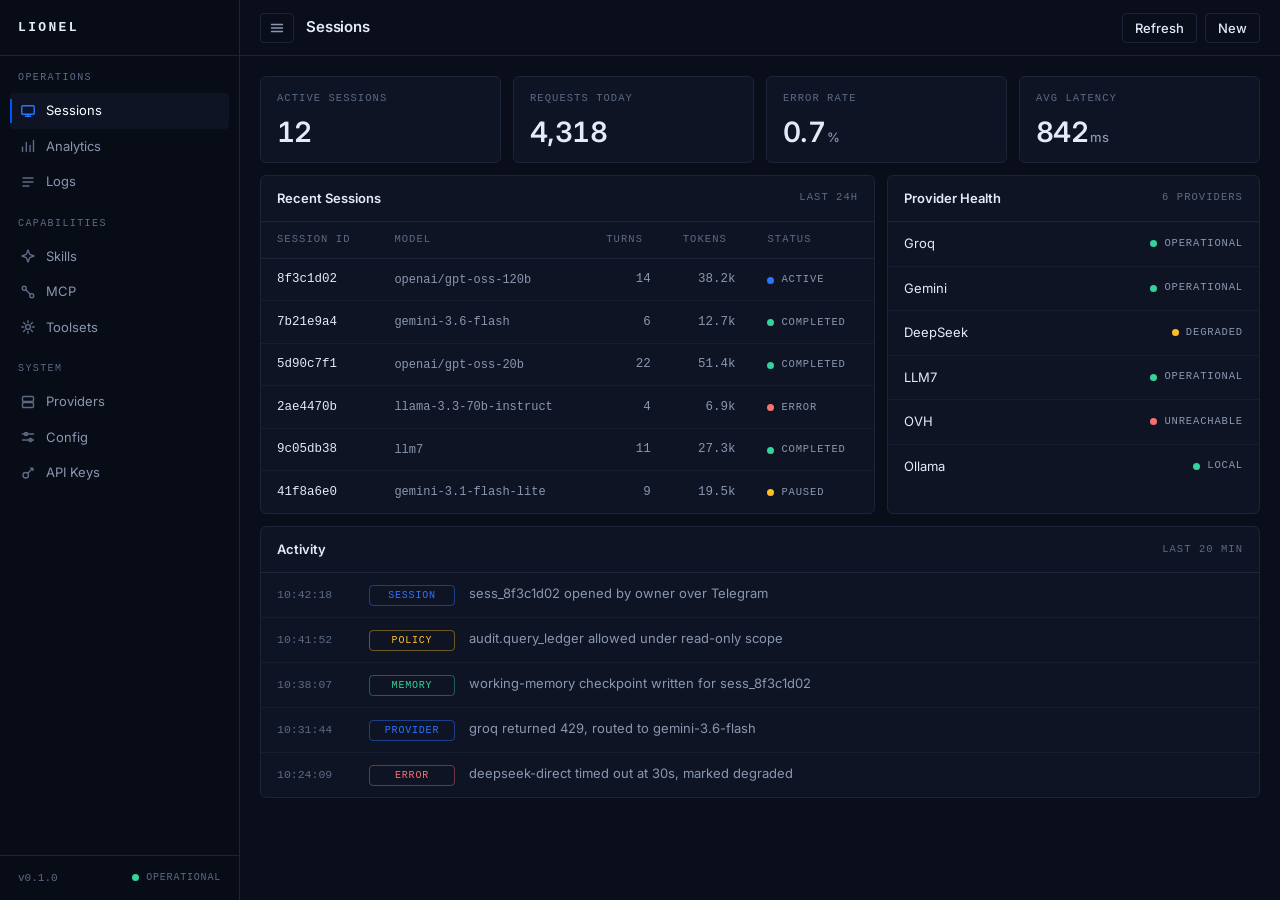
<file: web_preview/dashboard.html>
<!DOCTYPE html>
<html lang="en">
<head>
<meta charset="UTF-8">
<meta name="viewport" content="width=device-width, initial-scale=1">
<title>Lionel — Sessions</title>
<meta name="description" content="Lionel control surface: sessions, providers, toolsets, and audit activity.">
<link rel="preconnect" href="https://fonts.googleapis.com">
<link rel="preconnect" href="https://fonts.gstatic.com" crossorigin>
<link href="https://fonts.googleapis.com/css2?family=Inter:wght@400;500;600&display=swap" rel="stylesheet">
<style>
  :root {
    --bg: #0A0E1A;
    --sidebar-bg: #080C16;
    --panel: #0E1424;
    --panel-2: #121A2E;
    --border: #1B2438;
    --border-soft: #151D30;
    --text: #E4EBF7;
    --text-dim: #8A97B0;
    --text-faint: #5C6A85;
    --blue: #0053FD;
    --blue-bright: #2D74FF;
    --green: #34D399;
    --amber: #FBBF24;
    --red: #F87171;
    --sans: 'Inter', -apple-system, BlinkMacSystemFont, 'Segoe UI', Roboto, Helvetica, Arial, sans-serif;
    --mono: ui-monospace, SFMono-Regular, 'SF Mono', Menlo, Consolas, 'Liberation Mono', monospace;
    --r-sm: 4px;
    --r: 6px;
    --sidebar-w: 240px;
  }

  *, *::before, *::after { box-sizing: border-box; }
  html { -webkit-text-size-adjust: 100%; }

  body {
    margin: 0;
    background: var(--bg);
    color: var(--text);
    font-family: var(--sans);
    font-size: 14px;
    line-height: 1.5;
    -webkit-font-smoothing: antialiased;
  }

  h1, h2, h3, p { margin: 0; }
  ul { margin: 0; padding: 0; list-style: none; }

  .mono { font-family: var(--mono); }

  /* ---------- sidebar ---------- */

  .sidebar {
    position: fixed;
    top: 0;
    bottom: 0;
    left: 0;
    z-index: 40;
    display: flex;
    flex-direction: column;
    width: var(--sidebar-w);
    background: var(--sidebar-bg);
    border-right: 1px solid var(--border);
    transform: translateX(-100%);
    transition: transform 160ms ease;
  }

  .sidebar__brand {
    display: flex;
    align-items: center;
    height: 56px;
    padding: 0 18px;
    border-bottom: 1px solid var(--border);
  }

  .brand {
    font-family: var(--mono);
    font-size: 13px;
    font-weight: 600;
    letter-spacing: 0.18em;
    color: var(--text);
  }

  .nav {
    flex: 1 1 auto;
    overflow-y: auto;
    padding: 14px 10px;
  }

  .nav__group {
    margin: 16px 8px 8px;
    font-family: var(--mono);
    font-size: 10px;
    font-weight: 500;
    letter-spacing: 0.14em;
    text-transform: uppercase;
    color: var(--text-faint);
  }
  .nav__group:first-child { margin-top: 0; }

  .nav__item {
    position: relative;
    display: flex;
    align-items: center;
    gap: 10px;
    padding: 8px 10px;
    border-radius: var(--r-sm);
    color: var(--text-dim);
    font-size: 13px;
    text-decoration: none;
  }
  .nav__item:hover { background: var(--panel); color: var(--text); }

  .nav__item.is-active { background: var(--panel); color: #FFFFFF; }
  .nav__item.is-active::before {
    content: "";
    position: absolute;
    left: 0;
    top: 6px;
    bottom: 6px;
    width: 2px;
    background: var(--blue);
  }

  .nav__icon {
    flex: 0 0 auto;
    width: 16px;
    height: 16px;
    color: var(--text-faint);
  }
  .nav__item:hover .nav__icon { color: var(--text-dim); }
  .nav__item.is-active .nav__icon { color: var(--blue-bright); }

  .sidebar__foot {
    display: flex;
    align-items: center;
    justify-content: space-between;
    gap: 10px;
    padding: 14px 18px;
    border-top: 1px solid var(--border);
  }

  .foot__version {
    font-family: var(--mono);
    font-size: 11px;
    color: var(--text-faint);
  }

  .foot__status {
    display: inline-flex;
    align-items: center;
    gap: 7px;
    font-family: var(--mono);
    font-size: 10px;
    letter-spacing: 0.08em;
    text-transform: uppercase;
    color: var(--text-faint);
  }

  /* ---------- main shell ---------- */

  .main {
    min-height: 100vh;
    margin-left: 0;
    transition: margin-left 160ms ease;
  }

  .header {
    position: sticky;
    top: 0;
    z-index: 20;
    display: flex;
    align-items: center;
    gap: 12px;
    height: 56px;
    padding: 0 20px;
    background: var(--bg);
    border-bottom: 1px solid var(--border);
  }

  .header__title {
    font-size: 15px;
    font-weight: 600;
    letter-spacing: -0.01em;
  }

  .header__spacer { flex: 1 1 auto; }

  .header__actions {
    display: flex;
    align-items: center;
    gap: 8px;
  }

  .btn {
    display: inline-flex;
    align-items: center;
    justify-content: center;
    height: 30px;
    padding: 0 12px;
    border: 1px solid var(--border);
    border-radius: var(--r-sm);
    background: transparent;
    color: var(--text);
    font-family: var(--sans);
    font-size: 13px;
    font-weight: 500;
    cursor: pointer;
  }
  .btn:hover { border-color: var(--blue); color: #FFFFFF; }
  .btn:focus-visible { outline: 2px solid var(--blue); outline-offset: 1px; }

  .btn--icon {
    width: 34px;
    padding: 0;
    color: var(--text-dim);
  }
  .btn--icon svg { width: 16px; height: 16px; }

  /* ---------- dots and badges ---------- */

  .dot {
    flex: 0 0 auto;
    width: 7px;
    height: 7px;
    border-radius: 50%;
    background: var(--text-faint);
  }
  .dot--green { background: var(--green); }
  .dot--amber { background: var(--amber); }
  .dot--red { background: var(--red); }
  .dot--blue { background: var(--blue-bright); }

  /* ---------- content ---------- */

  .content { padding: 20px; }

  .stats {
    display: grid;
    grid-template-columns: repeat(4, minmax(0, 1fr));
    gap: 12px;
  }

  .stat {
    background: var(--panel);
    border: 1px solid var(--border);
    border-radius: var(--r);
    padding: 14px 16px;
  }

  .stat__label {
    font-family: var(--mono);
    font-size: 10.5px;
    letter-spacing: 0.1em;
    text-transform: uppercase;
    color: var(--text-faint);
  }

  .stat__value {
    margin-top: 10px;
    font-size: 28px;
    font-weight: 600;
    line-height: 1.1;
    letter-spacing: -0.02em;
    font-variant-numeric: tabular-nums;
  }

  .stat__unit {
    margin-left: 2px;
    font-size: 13px;
    font-weight: 500;
    color: var(--text-dim);
  }

  .grid {
    display: grid;
    grid-template-columns: minmax(0, 1.65fr) minmax(0, 1fr);
    gap: 12px;
    margin-top: 12px;
  }

  .stack { display: grid; gap: 12px; align-content: start; }

  .activity { margin-top: 12px; }

  /* ---------- panels ---------- */

  .panel {
    background: var(--panel);
    border: 1px solid var(--border);
    border-radius: var(--r);
  }

  .panel__head {
    display: flex;
    align-items: center;
    justify-content: space-between;
    gap: 12px;
    padding: 13px 16px;
    border-bottom: 1px solid var(--border);
  }

  .panel__title { font-size: 13px; font-weight: 600; }

  .panel__meta {
    font-family: var(--mono);
    font-size: 10.5px;
    letter-spacing: 0.1em;
    text-transform: uppercase;
    color: var(--text-faint);
  }

  /* ---------- table ---------- */

  .table-wrap { overflow-x: auto; }

  table {
    width: 100%;
    min-width: 560px;
    border-collapse: collapse;
    font-size: 13px;
  }

  th {
    padding: 10px 16px;
    border-bottom: 1px solid var(--border);
    font-family: var(--mono);
    font-size: 10.5px;
    font-weight: 500;
    letter-spacing: 0.1em;
    text-transform: uppercase;
    text-align: left;
    color: var(--text-faint);
    white-space: nowrap;
  }

  td {
    padding: 11px 16px;
    border-bottom: 1px solid var(--border-soft);
    color: var(--text);
    white-space: nowrap;
  }

  tbody tr:last-child td { border-bottom: 0; }
  tbody tr:hover { background: var(--panel-2); }

  .cell-id { font-family: var(--mono); font-size: 12.5px; color: var(--text); }
  .cell-model { font-family: var(--mono); font-size: 12px; color: var(--text-dim); }
  .cell-num {
    font-family: var(--mono);
    font-size: 12.5px;
    text-align: right;
    color: var(--text-dim);
    font-variant-numeric: tabular-nums;
  }

  .status {
    display: inline-flex;
    align-items: center;
    gap: 7px;
    font-family: var(--mono);
    font-size: 10.5px;
    letter-spacing: 0.08em;
    text-transform: uppercase;
    color: var(--text-dim);
  }

  /* ---------- provider health ---------- */

  .provider {
    display: flex;
    align-items: center;
    justify-content: space-between;
    gap: 12px;
    padding: 12px 16px;
    border-bottom: 1px solid var(--border-soft);
  }
  .provider:last-child { border-bottom: 0; }

  .provider__name { font-size: 13px; color: var(--text); }

  .provider__meta {
    display: inline-flex;
    align-items: center;
    gap: 7px;
    font-family: var(--mono);
    font-size: 10.5px;
    letter-spacing: 0.08em;
    text-transform: uppercase;
    color: var(--text-dim);
  }

  /* ---------- activity ---------- */

  .activity__row {
    display: grid;
    grid-template-columns: 78px 86px minmax(0, 1fr);
    gap: 14px;
    align-items: baseline;
    padding: 11px 16px;
    border-bottom: 1px solid var(--border-soft);
  }
  .activity__row:last-child { border-bottom: 0; }

  .activity__time {
    font-family: var(--mono);
    font-size: 11.5px;
    color: var(--text-faint);
  }

  .activity__text { font-size: 13px; color: var(--text-dim); }

  .badge {
    display: inline-block;
    padding: 2px 6px;
    border: 1px solid var(--border);
    border-radius: var(--r-sm);
    font-family: var(--mono);
    font-size: 10px;
    letter-spacing: 0.08em;
    text-transform: uppercase;
    text-align: center;
    color: var(--text-dim);
  }
  .badge--blue { border-color: rgba(45, 116, 255, 0.45); color: var(--blue-bright); }
  .badge--green { border-color: rgba(52, 211, 153, 0.4); color: var(--green); }
  .badge--amber { border-color: rgba(251, 191, 36, 0.4); color: var(--amber); }
  .badge--red { border-color: rgba(248, 113, 113, 0.4); color: var(--red); }

  /* ---------- responsive ---------- */

  @media (min-width: 1025px) {
    .sidebar { transform: none; }
    body.nav-collapsed .sidebar { transform: translateX(-100%); }
    .main { margin-left: var(--sidebar-w); }
    body.nav-collapsed .main { margin-left: 0; }
    .scrim { display: none; }
  }

  @media (max-width: 1024px) {
    body.nav-open .sidebar { transform: translateX(0); }
    body.nav-open .scrim { opacity: 1; pointer-events: auto; }
  }

  @media (max-width: 1180px) {
    .grid { grid-template-columns: minmax(0, 1fr); }
  }

  @media (max-width: 900px) {
    .stats { grid-template-columns: repeat(2, minmax(0, 1fr)); }
  }

  @media (max-width: 560px) {
    .content { padding: 14px; }
    .header { padding: 0 14px; }
    .stats { grid-template-columns: minmax(0, 1fr); }
    .stat__value { font-size: 24px; }
    .activity__row { grid-template-columns: 70px minmax(0, 1fr); gap: 10px; }
    .activity__text { grid-column: 2; }
  }
</style>
</head>
<body>
  <!-- ===================== SIDEBAR ===================== -->
  <aside class="sidebar" id="sidebar" aria-label="Primary">
    <div class="sidebar__brand">
      <span class="brand">LIONEL</span>
    </div>

    <nav class="nav" aria-label="Sections">
      <p class="nav__group">Operations</p>

      <a class="nav__item is-active" href="#sessions" aria-current="page">
        <svg class="nav__icon" viewBox="0 0 16 16" fill="none" stroke="currentColor" stroke-width="1.4" stroke-linecap="round" stroke-linejoin="round" aria-hidden="true"><rect x="1.75" y="2.75" width="12.5" height="8.5" rx="1"/><path d="M5.5 13.25h5M8 11.25v2"/></svg>
        Sessions
      </a>

      <a class="nav__item" href="#analytics">
        <svg class="nav__icon" viewBox="0 0 16 16" fill="none" stroke="currentColor" stroke-width="1.4" stroke-linecap="round" stroke-linejoin="round" aria-hidden="true"><path d="M2.5 13.5V9M6.3 13.5V4.5M10.1 13.5V7.5M13.5 13.5V2.5"/></svg>
        Analytics
      </a>

      <a class="nav__item" href="#logs">
        <svg class="nav__icon" viewBox="0 0 16 16" fill="none" stroke="currentColor" stroke-width="1.4" stroke-linecap="round" stroke-linejoin="round" aria-hidden="true"><path d="M3 4h10M3 8h10M3 12h6"/></svg>
        Logs
      </a>

      <p class="nav__group">Capabilities</p>

      <a class="nav__item" href="#skills">
        <svg class="nav__icon" viewBox="0 0 16 16" fill="none" stroke="currentColor" stroke-width="1.4" stroke-linecap="round" stroke-linejoin="round" aria-hidden="true"><path d="M8 2l1.7 4.3L14 8l-4.3 1.7L8 14l-1.7-4.3L2 8l4.3-1.7z"/></svg>
        Skills
      </a>

      <a class="nav__item" href="#mcp">
        <svg class="nav__icon" viewBox="0 0 16 16" fill="none" stroke="currentColor" stroke-width="1.4" stroke-linecap="round" stroke-linejoin="round" aria-hidden="true"><circle cx="4.25" cy="4.25" r="2"/><circle cx="11.75" cy="11.75" r="2"/><path d="M5.9 5.9l4.2 4.2"/></svg>
        MCP
      </a>

      <a class="nav__item" href="#toolsets">
        <svg class="nav__icon" viewBox="0 0 16 16" fill="none" stroke="currentColor" stroke-width="1.4" stroke-linecap="round" stroke-linejoin="round" aria-hidden="true"><circle cx="8" cy="8" r="2.4"/><path d="M8 1.75v1.9M8 12.35v1.9M1.75 8h1.9M12.35 8h1.9M3.6 3.6l1.35 1.35M11.05 11.05l1.35 1.35M12.4 3.6l-1.35 1.35M4.95 11.05L3.6 12.4"/></svg>
        Toolsets
      </a>

      <p class="nav__group">System</p>

      <a class="nav__item" href="#providers">
        <svg class="nav__icon" viewBox="0 0 16 16" fill="none" stroke="currentColor" stroke-width="1.4" stroke-linecap="round" stroke-linejoin="round" aria-hidden="true"><rect x="2.5" y="2.5" width="11" height="5" rx="1"/><rect x="2.5" y="8.5" width="11" height="5" rx="1"/></svg>
        Providers
      </a>

      <a class="nav__item" href="#config">
        <svg class="nav__icon" viewBox="0 0 16 16" fill="none" stroke="currentColor" stroke-width="1.4" stroke-linecap="round" stroke-linejoin="round" aria-hidden="true"><path d="M2.5 5h11M2.5 11h11"/><circle cx="6" cy="5" r="1.6"/><circle cx="10.5" cy="11" r="1.6"/></svg>
        Config
      </a>

      <a class="nav__item" href="#api-keys">
        <svg class="nav__icon" viewBox="0 0 16 16" fill="none" stroke="currentColor" stroke-width="1.4" stroke-linecap="round" stroke-linejoin="round" aria-hidden="true"><circle cx="5.75" cy="10.25" r="2.75"/><path d="M7.7 8.3l4.3-4.3M10.4 3.1h2.5v2.5"/></svg>
        API Keys
      </a>
    </nav>

    <div class="sidebar__foot">
      <span class="foot__version">v0.1.0</span>
      <span class="foot__status"><span class="dot dot--green"></span>Operational</span>
    </div>
  </aside>

  <div class="scrim" id="navScrim" aria-hidden="true"></div>
  <!-- ===================== MAIN ===================== -->
  <div class="main">
    <header class="header">
      <button class="btn btn--icon" id="navToggle" type="button" aria-controls="sidebar" aria-expanded="false" aria-label="Toggle navigation">
        <svg viewBox="0 0 16 16" fill="none" stroke="currentColor" stroke-width="1.4" stroke-linecap="round" aria-hidden="true"><path d="M2.5 4.5h11M2.5 8h11M2.5 11.5h11"/></svg>
      </button>

      <h1 class="header__title">Sessions</h1>

      <div class="header__spacer"></div>

      <div class="header__actions">
        <button class="btn" type="button">Refresh</button>
        <button class="btn" type="button">New</button>
      </div>
    </header>

    <div class="content">
      <!-- status cards -->
      <section class="stats" aria-label="Status summary">
        <article class="stat">
          <p class="stat__label">Active Sessions</p>
          <p class="stat__value">12</p>
        </article>

        <article class="stat">
          <p class="stat__label">Requests Today</p>
          <p class="stat__value">4,318</p>
        </article>

        <article class="stat">
          <p class="stat__label">Error Rate</p>
          <p class="stat__value">0.7<span class="stat__unit">%</span></p>
        </article>

        <article class="stat">
          <p class="stat__label">Avg Latency</p>
          <p class="stat__value">842<span class="stat__unit">ms</span></p>
        </article>
      </section>

      <div class="grid">
        <!-- Recent sessions -->
        <section class="panel" aria-label="Recent sessions">
          <div class="panel__head">
            <p class="panel__title">Recent Sessions</p>
            <p class="panel__meta">last 24h</p>
          </div>
          <div class="table-wrap">
            <table>
              <thead>
                <tr>
                  <th scope="col">Session ID</th>
                  <th scope="col">Model</th>
                  <th scope="col">Turns</th>
                  <th scope="col">Tokens</th>
                  <th scope="col">Status</th>
                </tr>
              </thead>
              <tbody>
                <tr>
                  <td class="cell-id">8f3c1d02</td>
                  <td class="cell-model">openai/gpt-oss-120b</td>
                  <td class="cell-num">14</td>
                  <td class="cell-num">38.2k</td>
                  <td><span class="status"><span class="dot dot--blue"></span>Active</span></td>
                </tr>
                <tr>
                  <td class="cell-id">7b21e9a4</td>
                  <td class="cell-model">gemini-3.6-flash</td>
                  <td class="cell-num">6</td>
                  <td class="cell-num">12.7k</td>
                  <td><span class="status"><span class="dot dot--green"></span>Completed</span></td>
                </tr>
                <tr>
                  <td class="cell-id">5d90c7f1</td>
                  <td class="cell-model">openai/gpt-oss-20b</td>
                  <td class="cell-num">22</td>
                  <td class="cell-num">51.4k</td>
                  <td><span class="status"><span class="dot dot--green"></span>Completed</span></td>
                </tr>
                <tr>
                  <td class="cell-id">2ae4470b</td>
                  <td class="cell-model">llama-3.3-70b-instruct</td>
                  <td class="cell-num">4</td>
                  <td class="cell-num">6.9k</td>
                  <td><span class="status"><span class="dot dot--red"></span>Error</span></td>
                </tr>
                <tr>
                  <td class="cell-id">9c05db38</td>
                  <td class="cell-model">llm7</td>
                  <td class="cell-num">11</td>
                  <td class="cell-num">27.3k</td>
                  <td><span class="status"><span class="dot dot--green"></span>Completed</span></td>
                </tr>
                <tr>
                  <td class="cell-id">41f8a6e0</td>
                  <td class="cell-model">gemini-3.1-flash-lite</td>
                  <td class="cell-num">9</td>
                  <td class="cell-num">19.5k</td>
                  <td><span class="status"><span class="dot dot--amber"></span>Paused</span></td>
                </tr>
              </tbody>
            </table>
          </div>
        </section>

        <!-- Provider health -->
        <section class="panel" aria-label="Provider health">
          <div class="panel__head">
            <p class="panel__title">Provider Health</p>
            <p class="panel__meta">6 providers</p>
          </div>

          <div>
            <div class="provider">
              <span class="provider__name">Groq</span>
              <span class="provider__meta"><span class="dot dot--green"></span>Operational</span>
            </div>
            <div class="provider">
              <span class="provider__name">Gemini</span>
              <span class="provider__meta"><span class="dot dot--green"></span>Operational</span>
            </div>
            <div class="provider">
              <span class="provider__name">DeepSeek</span>
              <span class="provider__meta"><span class="dot dot--amber"></span>Degraded</span>
            </div>
            <div class="provider">
              <span class="provider__name">LLM7</span>
              <span class="provider__meta"><span class="dot dot--green"></span>Operational</span>
            </div>
            <div class="provider">
              <span class="provider__name">OVH</span>
              <span class="provider__meta"><span class="dot dot--red"></span>Unreachable</span>
            </div>
            <div class="provider">
              <span class="provider__name">Ollama</span>
              <span class="provider__meta"><span class="dot dot--green"></span>Local</span>
            </div>
          </div>
        </section>
      </div>

      <!-- Activity -->
      <section class="panel activity" aria-label="Activity">
        <div class="panel__head">
          <p class="panel__title">Activity</p>
          <p class="panel__meta">last 20 min</p>
        </div>

        <div class="activity__row">
          <span class="activity__time">10:42:18</span>
          <span class="badge badge--blue">Session</span>
          <span class="activity__text">sess_8f3c1d02 opened by owner over Telegram</span>
        </div>
        <div class="activity__row">
          <span class="activity__time">10:41:52</span>
          <span class="badge badge--amber">Policy</span>
          <span class="activity__text">audit.query_ledger allowed under read-only scope</span>
        </div>
        <div class="activity__row">
          <span class="activity__time">10:38:07</span>
          <span class="badge badge--green">Memory</span>
          <span class="activity__text">working-memory checkpoint written for sess_8f3c1d02</span>
        </div>
        <div class="activity__row">
          <span class="activity__time">10:31:44</span>
          <span class="badge badge--blue">Provider</span>
          <span class="activity__text">groq returned 429, routed to gemini-3.6-flash</span>
        </div>
        <div class="activity__row">
          <span class="activity__time">10:24:09</span>
          <span class="badge badge--red">Error</span>
          <span class="activity__text">deepseek-direct timed out at 30s, marked degraded</span>
        </div>
      </section>
    </div>
  </div>

  <script>
    (function () {
      var body = document.body;
      var sidebar = document.getElementById('sidebar');
      var toggle = document.getElementById('navToggle');
      var scrim = document.getElementById('navScrim');
      var mq = window.matchMedia('(max-width: 1024px)');

      function syncState() {
        var open;
        if (mq.matches) {
          open = body.classList.contains('nav-open');
          sidebar.setAttribute('aria-hidden', open ? 'false' : 'true');
        } else {
          open = !body.classList.contains('nav-collapsed');
          sidebar.removeAttribute('aria-hidden');
        }
        toggle.setAttribute('aria-expanded', open ? 'true' : 'false');
      }

      function closeMobileNav() {
        if (body.classList.contains('nav-open')) {
          body.classList.remove('nav-open');
          syncState();
        }
      }

      toggle.addEventListener('click', function () {
        if (mq.matches) {
          body.classList.toggle('nav-open');
        } else {
          body.classList.toggle('nav-collapsed');
        }
        syncState();
      });

      scrim.addEventListener('click', closeMobileNav);

      document.addEventListener('keydown', function (event) {
        if (event.key === 'Escape') {
          closeMobileNav();
        }
      });

      var links = document.querySelectorAll('.nav__item');
      for (var i = 0; i < links.length; i++) {
        links[i].addEventListener('click', closeMobileNav);
      }

      function onBreakpointChange(event) {
        if (!event.matches) {
          body.classList.remove('nav-open');
        }
        syncState();
      }

      if (mq.addEventListener) {
        mq.addEventListener('change', onBreakpointChange);
      } else if (mq.addListener) {
        mq.addListener(onBreakpointChange);
      }

      syncState();
    })();
  </script>
</body>
</html>
</file>
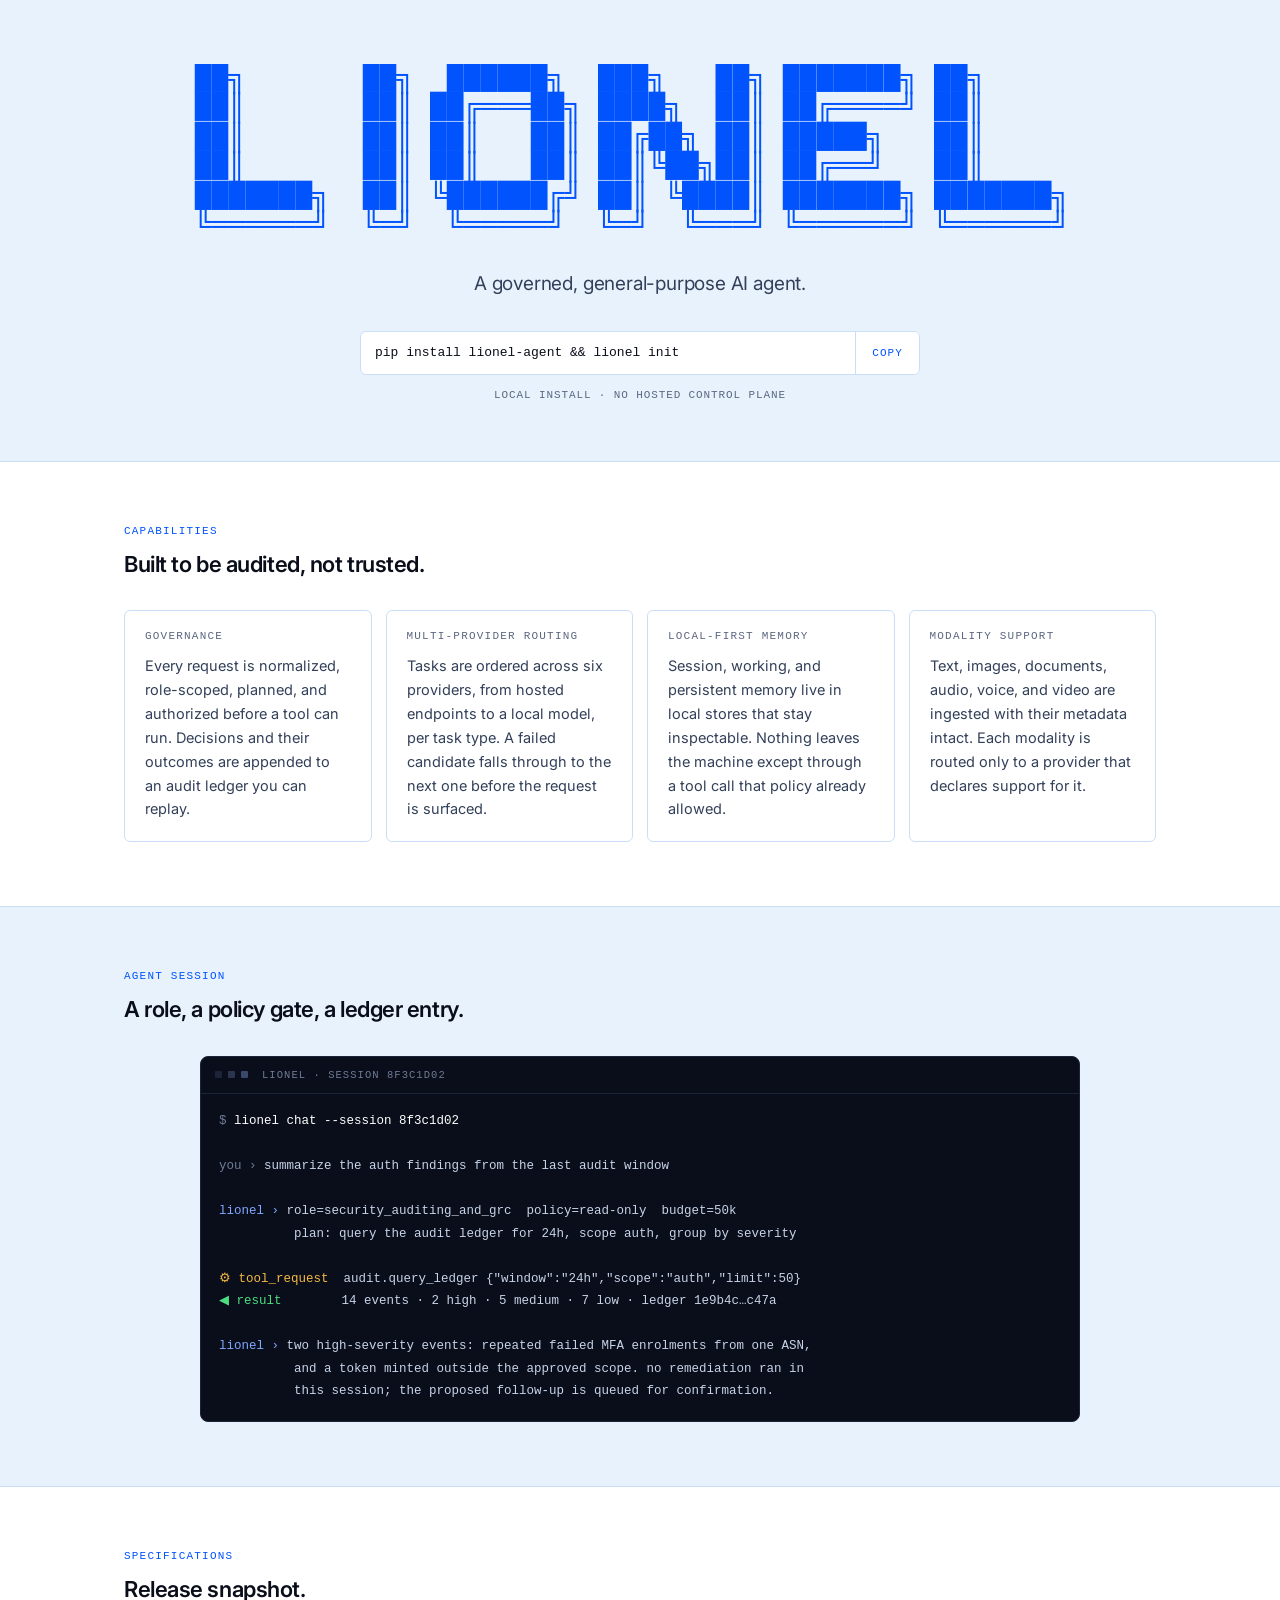
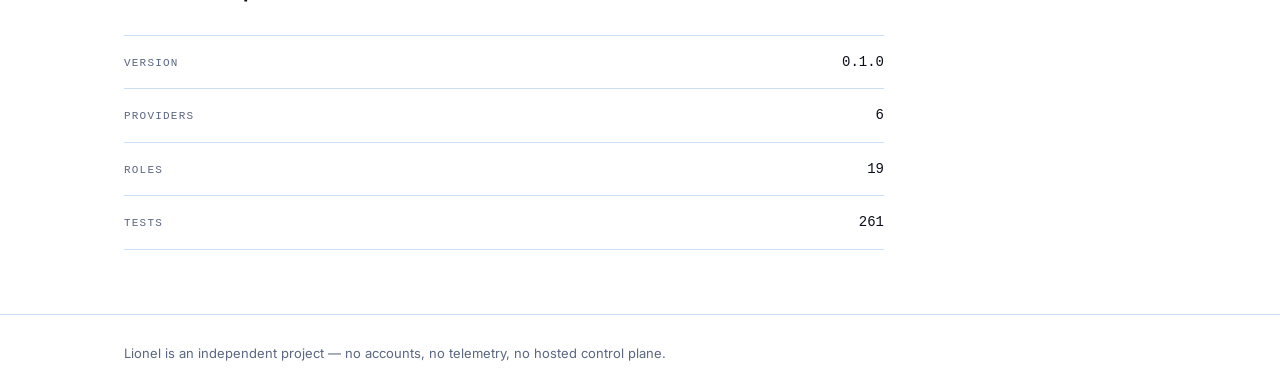
<file: web_preview/landing.html>
<!DOCTYPE html>
<html lang="en">
<head>
<meta charset="UTF-8">
<meta name="viewport" content="width=device-width, initial-scale=1">
<title>Lionel — a governed, general-purpose AI agent</title>
<meta name="description" content="Lionel is a governed, general-purpose AI agent: deterministic roles, policy-gated tools, multi-provider routing, local-first memory.">
<link rel="preconnect" href="https://fonts.googleapis.com">
<link rel="preconnect" href="https://fonts.gstatic.com" crossorigin>
<link href="https://fonts.googleapis.com/css2?family=Inter:wght@400;500;600;700&display=swap" rel="stylesheet">
<style>
  :root {
    --blue: #0053FD;
    --blue-dark: #0040C6;
    --tint: #E8F2FD;
    --tint-2: #D8E8FB;
    --ink: #0A0E1A;
    --ink-soft: #33405A;
    --muted: #5B6780;
    --line: #CADFF6;
    --line-soft: #E2EDFB;
    --surface: #FFFFFF;
    --term-bg: #0A0E1A;
    --term-line: #1B2438;
    --term-text: #C7D3E8;
    --term-dim: #6E7C96;
    --term-green: #4ADE80;
    --term-blue: #7FA8FF;
    --term-amber: #F5B942;
    --sans: 'Inter', -apple-system, BlinkMacSystemFont, 'Segoe UI', Roboto, Helvetica, Arial, sans-serif;
    --mono: ui-monospace, SFMono-Regular, 'SF Mono', Menlo, Consolas, 'Liberation Mono', monospace;
    --r-sm: 4px;
    --r: 6px;
    --r-lg: 8px;
  }

  *, *::before, *::after { box-sizing: border-box; }
  html { -webkit-text-size-adjust: 100%; }

  body {
    margin: 0;
    background: var(--surface);
    color: var(--ink);
    font-family: var(--sans);
    font-size: 16px;
    line-height: 1.6;
    -webkit-font-smoothing: antialiased;
  }

  h1, h2, h3, p, figure { margin: 0; }
  a { color: var(--blue); text-decoration: none; }
  a:hover { text-decoration: underline; }

  .wrap { width: 100%; max-width: 1080px; margin: 0 auto; padding: 0 24px; }

  .label {
    font-family: var(--mono);
    font-size: 11px;
    line-height: 1;
    letter-spacing: 0.11em;
    text-transform: uppercase;
    color: var(--muted);
  }
  .label--blue { color: var(--blue); }

  /* ---------- hero ---------- */

  .hero {
    background: var(--tint);
    border-bottom: 1px solid var(--line);
    padding: 64px 0 56px;
    text-align: center;
  }

  .hero__art { overflow-x: auto; }

  .ascii {
    display: inline-block;
    margin: 0;
    color: var(--blue);
    font-family: var(--mono);
    font-weight: 500;
    font-size: min(28px, calc((100vw - 40px) / 32));
    line-height: 1.05;
    letter-spacing: 0;
    white-space: pre;
    text-align: left;
  }

  .tagline {
    margin: 28px auto 0;
    max-width: 520px;
    font-size: 19px;
    letter-spacing: -0.01em;
    color: var(--ink-soft);
  }

  /* ---------- install widget ---------- */

  .install {
    display: flex;
    justify-content: center;
    margin-top: 32px;
  }

  .install__box {
    display: flex;
    align-items: stretch;
    width: 100%;
    max-width: 560px;
    background: var(--surface);
    border: 1px solid var(--line);
    border-radius: var(--r);
    overflow: hidden;
  }

  .install__cmd {
    flex: 1 1 auto;
    margin: 0;
    padding: 12px 14px;
    font-family: var(--mono);
    font-size: 13px;
    line-height: 1.4;
    color: var(--ink);
    text-align: left;
    white-space: nowrap;
    overflow-x: auto;
    background: transparent;
  }

  .copy {
    flex: 0 0 auto;
    padding: 0 16px;
    border: 0;
    border-left: 1px solid var(--line);
    border-radius: 0;
    background: var(--surface);
    color: var(--blue);
    font-family: var(--mono);
    font-size: 11px;
    letter-spacing: 0.1em;
    text-transform: uppercase;
    cursor: pointer;
  }
  .copy:hover { background: var(--tint); }
  .copy:focus-visible { outline: 2px solid var(--blue); outline-offset: -2px; }
  .copy.is-copied { background: #E6F7EE; color: #146C43; }

  .install__note {
    margin-top: 12px;
    font-family: var(--mono);
    font-size: 11px;
    letter-spacing: 0.08em;
    text-transform: uppercase;
    color: var(--muted);
  }

  /* ---------- sections ---------- */

  .section { padding: 64px 0; }

  .section--tint {
    background: var(--tint);
    border-top: 1px solid var(--line);
    border-bottom: 1px solid var(--line);
  }

  .section__head { margin-bottom: 28px; }

  .section__title {
    margin-top: 10px;
    font-size: 22px;
    font-weight: 600;
    letter-spacing: -0.02em;
  }

  /* ---------- feature cards ---------- */

  .cards {
    display: grid;
    grid-template-columns: repeat(4, minmax(0, 1fr));
    gap: 14px;
  }

  .card {
    background: var(--surface);
    border: 1px solid var(--line);
    border-radius: var(--r);
    padding: 20px;
  }

  .card__label { margin-bottom: 12px; }

  .card__text {
    font-size: 14.5px;
    line-height: 1.65;
    color: var(--ink-soft);
  }

  /* ---------- terminal demo ---------- */

  .terminal { max-width: 880px; margin: 0 auto; }

  .term {
    background: var(--term-bg);
    border: 1px solid var(--term-line);
    border-radius: var(--r-lg);
    overflow: hidden;
  }

  .term__bar {
    display: flex;
    align-items: center;
    gap: 6px;
    padding: 10px 14px;
    border-bottom: 1px solid var(--term-line);
  }

  .term__dot {
    width: 7px;
    height: 7px;
    border-radius: 1px;
    background: var(--term-line);
  }
  .term__dot + .term__dot { background: #2A3550; }
  .term__dot + .term__dot + .term__dot { background: #3A486A; }

  .term__title {
    margin-left: 8px;
    font-family: var(--mono);
    font-size: 10.5px;
    letter-spacing: 0.1em;
    text-transform: uppercase;
    color: var(--term-dim);
  }

  .term__body {
    margin: 0;
    padding: 16px 18px 18px;
    font-family: var(--mono);
    font-size: 12.5px;
    line-height: 1.8;
    color: var(--term-text);
    white-space: pre;
    overflow-x: auto;
  }

  .t-dim { color: var(--term-dim); }
  .t-blue { color: var(--term-blue); }
  .t-green { color: var(--term-green); }
  .t-amber { color: var(--term-amber); }
  .t-strong { color: #FFFFFF; }

  /* ---------- specs ---------- */

  .specs { max-width: 760px; border-top: 1px solid var(--line); }

  .specs__row {
    display: grid;
    grid-template-columns: 1fr auto;
    gap: 16px;
    align-items: baseline;
    padding: 15px 0;
    border-bottom: 1px solid var(--line);
  }

  .specs__value {
    font-family: var(--mono);
    font-size: 14px;
    color: var(--ink);
  }

  /* ---------- footer ---------- */

  .footer {
    border-top: 1px solid var(--line);
    padding: 28px 0;
  }

  .footer p { font-size: 13px; color: var(--muted); }

  /* ---------- responsive ---------- */

  @media (max-width: 1024px) {
    .cards { grid-template-columns: repeat(2, minmax(0, 1fr)); }
  }

  @media (max-width: 768px) {
    .wrap { padding: 0 18px; }
    .hero { padding: 40px 0 36px; }
    .tagline { margin-top: 20px; font-size: 17px; }
    .install { margin-top: 24px; }
    .section { padding: 44px 0; }
    .cards { grid-template-columns: 1fr; }
    .specs__row { grid-template-columns: 1fr; gap: 4px; }
    .term__body { font-size: 11.5px; }
    .copy { padding: 0 12px; }
  }
</style>
</head>
<body>
  <!-- ===================== HERO ===================== -->
  <header class="hero">
    <div class="wrap">
      <div class="hero__art">
<pre class="ascii">██╗       ██╗  ██████╗  ███╗   ██╗ ███████╗ ██╗      
██║       ██║ ██╔═══██╗ ████╗  ██║ ██╔════╝ ██║      
██║       ██║ ██║   ██║ ██╔██╗ ██║ █████╗   ██║      
██║       ██║ ██║   ██║ ██║╚██╗██║ ██╔══╝   ██║      
███████╗  ██║ ╚██████╔╝ ██║ ╚████║ ███████╗ ███████╗ 
╚══════╝  ╚═╝  ╚═════╝  ╚═╝  ╚═══╝ ╚══════╝ ╚══════╝ </pre>
      </div>

      <p class="tagline">A governed, general-purpose AI agent.</p>

      <!-- install widget -->
      <div class="install">
        <div class="install__box">
          <code class="install__cmd" id="installCmd">pip install lionel-agent &amp;&amp; lionel init</code>
          <button class="copy" id="copyBtn" type="button" aria-label="Copy the install command">Copy</button>
        </div>
      </div>
      <p class="install__note" id="copyStatus" aria-live="polite">Local install · no hosted control plane</p>
    </div>
  </header>
  <!-- ===================== FEATURE CARDS ===================== -->
  <section class="section">
    <div class="wrap">
      <div class="section__head">
        <p class="label label--blue">Capabilities</p>
        <h2 class="section__title">Built to be audited, not trusted.</h2>
      </div>

      <div class="cards">
        <article class="card">
          <p class="label card__label">Governance</p>
          <p class="card__text">Every request is normalized, role-scoped, planned, and authorized before a tool can run. Decisions and their outcomes are appended to an audit ledger you can replay.</p>
        </article>

        <article class="card">
          <p class="label card__label">Multi-provider routing</p>
          <p class="card__text">Tasks are ordered across six providers, from hosted endpoints to a local model, per task type. A failed candidate falls through to the next one before the request is surfaced.</p>
        </article>

        <article class="card">
          <p class="label card__label">Local-first memory</p>
          <p class="card__text">Session, working, and persistent memory live in local stores that stay inspectable. Nothing leaves the machine except through a tool call that policy already allowed.</p>
        </article>

        <article class="card">
          <p class="label card__label">Modality support</p>
          <p class="card__text">Text, images, documents, audio, voice, and video are ingested with their metadata intact. Each modality is routed only to a provider that declares support for it.</p>
        </article>
      </div>
    </div>
  </section>
  <!-- ===================== TERMINAL DEMO ===================== -->
  <section class="section section--tint">
    <div class="wrap">
      <div class="section__head">
        <p class="label label--blue">Agent session</p>
        <h2 class="section__title">A role, a policy gate, a ledger entry.</h2>
      </div>

      <div class="terminal">
        <div class="term">
          <div class="term__bar">
            <span class="term__dot"></span><span class="term__dot"></span><span class="term__dot"></span>
            <span class="term__title">lionel · session 8f3c1d02</span>
          </div>
<pre class="term__body"><span class="t-dim">$</span> <span class="t-strong">lionel chat --session 8f3c1d02</span>

<span class="t-dim">you ›</span> summarize the auth findings from the last audit window

<span class="t-blue">lionel ›</span> role=security_auditing_and_grc  policy=read-only  budget=50k
          plan: query the audit ledger for 24h, scope auth, group by severity

<span class="t-amber">⚙ tool_request</span>  audit.query_ledger {"window":"24h","scope":"auth","limit":50}
<span class="t-green">◀ result</span>        14 events · 2 high · 5 medium · 7 low · ledger 1e9b4c…c47a

<span class="t-blue">lionel ›</span> two high-severity events: repeated failed MFA enrolments from one ASN,
          and a token minted outside the approved scope. no remediation ran in
          this session; the proposed follow-up is queued for confirmation.</pre>
        </div>
      </div>
    </div>
  </section>
  <!-- ===================== SPECS ===================== -->
  <section class="section">
    <div class="wrap">
      <div class="section__head">
        <p class="label label--blue">Specifications</p>
        <h2 class="section__title">Release snapshot.</h2>
      </div>

      <div class="specs">
        <div class="specs__row">
          <span class="label">Version</span>
          <span class="specs__value">0.1.0</span>
        </div>
        <div class="specs__row">
          <span class="label">Providers</span>
          <span class="specs__value">6</span>
        </div>
        <div class="specs__row">
          <span class="label">Roles</span>
          <span class="specs__value">19</span>
        </div>
        <div class="specs__row">
          <span class="label">Tests</span>
          <span class="specs__value">261</span>
        </div>
      </div>
    </div>
  </section>

  <!-- ===================== FOOTER ===================== -->
  <footer class="footer">
    <div class="wrap">
      <p>Lionel is an independent project — no accounts, no telemetry, no hosted control plane.</p>
    </div>
  </footer>

  <script>
    (function () {
      var cmd = document.getElementById('installCmd');
      var btn = document.getElementById('copyBtn');
      var status = document.getElementById('copyStatus');
      var note = status.textContent;
      var resetTimer = null;

      function fallbackCopy(text) {
        var area = document.createElement('textarea');
        var ok = false;
        area.value = text;
        area.setAttribute('readonly', 'readonly');
        area.style.position = 'fixed';
        area.style.top = '-1000px';
        document.body.appendChild(area);
        area.select();
        try {
          ok = document.execCommand('copy');
        } catch (err) {
          ok = false;
        }
        document.body.removeChild(area);
        return ok;
      }

      function flash() {
        btn.textContent = 'Copied';
        btn.classList.add('is-copied');
        status.textContent = 'Install command copied to clipboard';
        if (resetTimer) {
          window.clearTimeout(resetTimer);
        }
        resetTimer = window.setTimeout(function () {
          btn.textContent = 'Copy';
          btn.classList.remove('is-copied');
          status.textContent = note;
        }, 1800);
      }

      btn.addEventListener('click', function () {
        var text = cmd.textContent.trim();
        if (navigator.clipboard && navigator.clipboard.writeText) {
          navigator.clipboard.writeText(text).then(flash, function () {
            if (fallbackCopy(text)) {
              flash();
            }
          });
        } else if (fallbackCopy(text)) {
          flash();
        }
      });
    })();
  </script>
</body>
</html>
</file>
